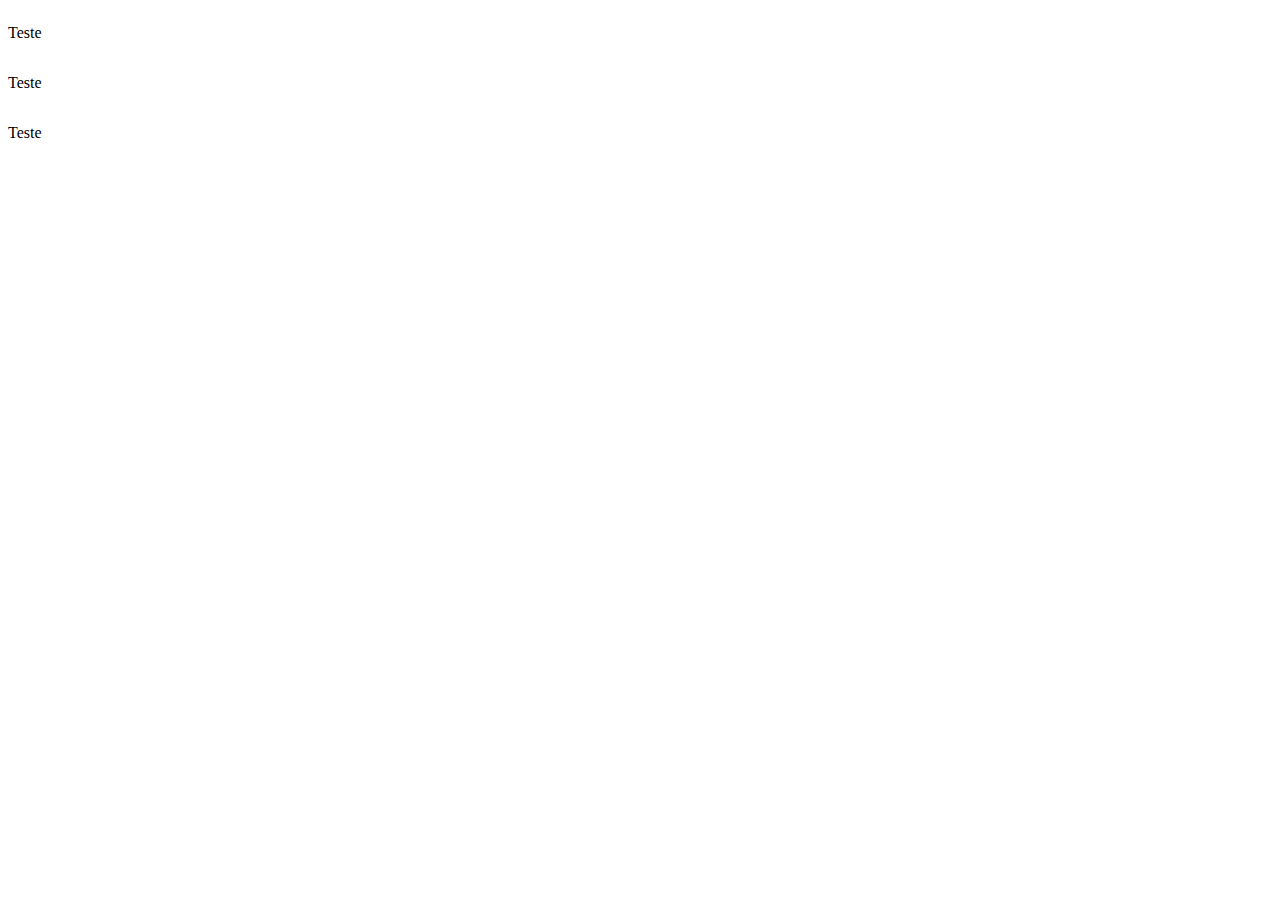
<file: Seletores-avançados-CSS/index.html>
<!DOCTYPE html>
<html lang="pt-br">

<head>
  <meta charset="UTF-8">
  <meta http-equiv="X-UA-Compatible" content="IE=edge">
  <meta name="viewport" content="width=device-width, initial-scale=1.0">
  <link rel="stylesheet" href="style.css">
  <title>So para relembrar</title>
</head>

<body>
  <main>
    <p>Teste</p>
    <p>Teste</p>
  </main>
  <p>Teste</p>
</body>

</html>
</file>
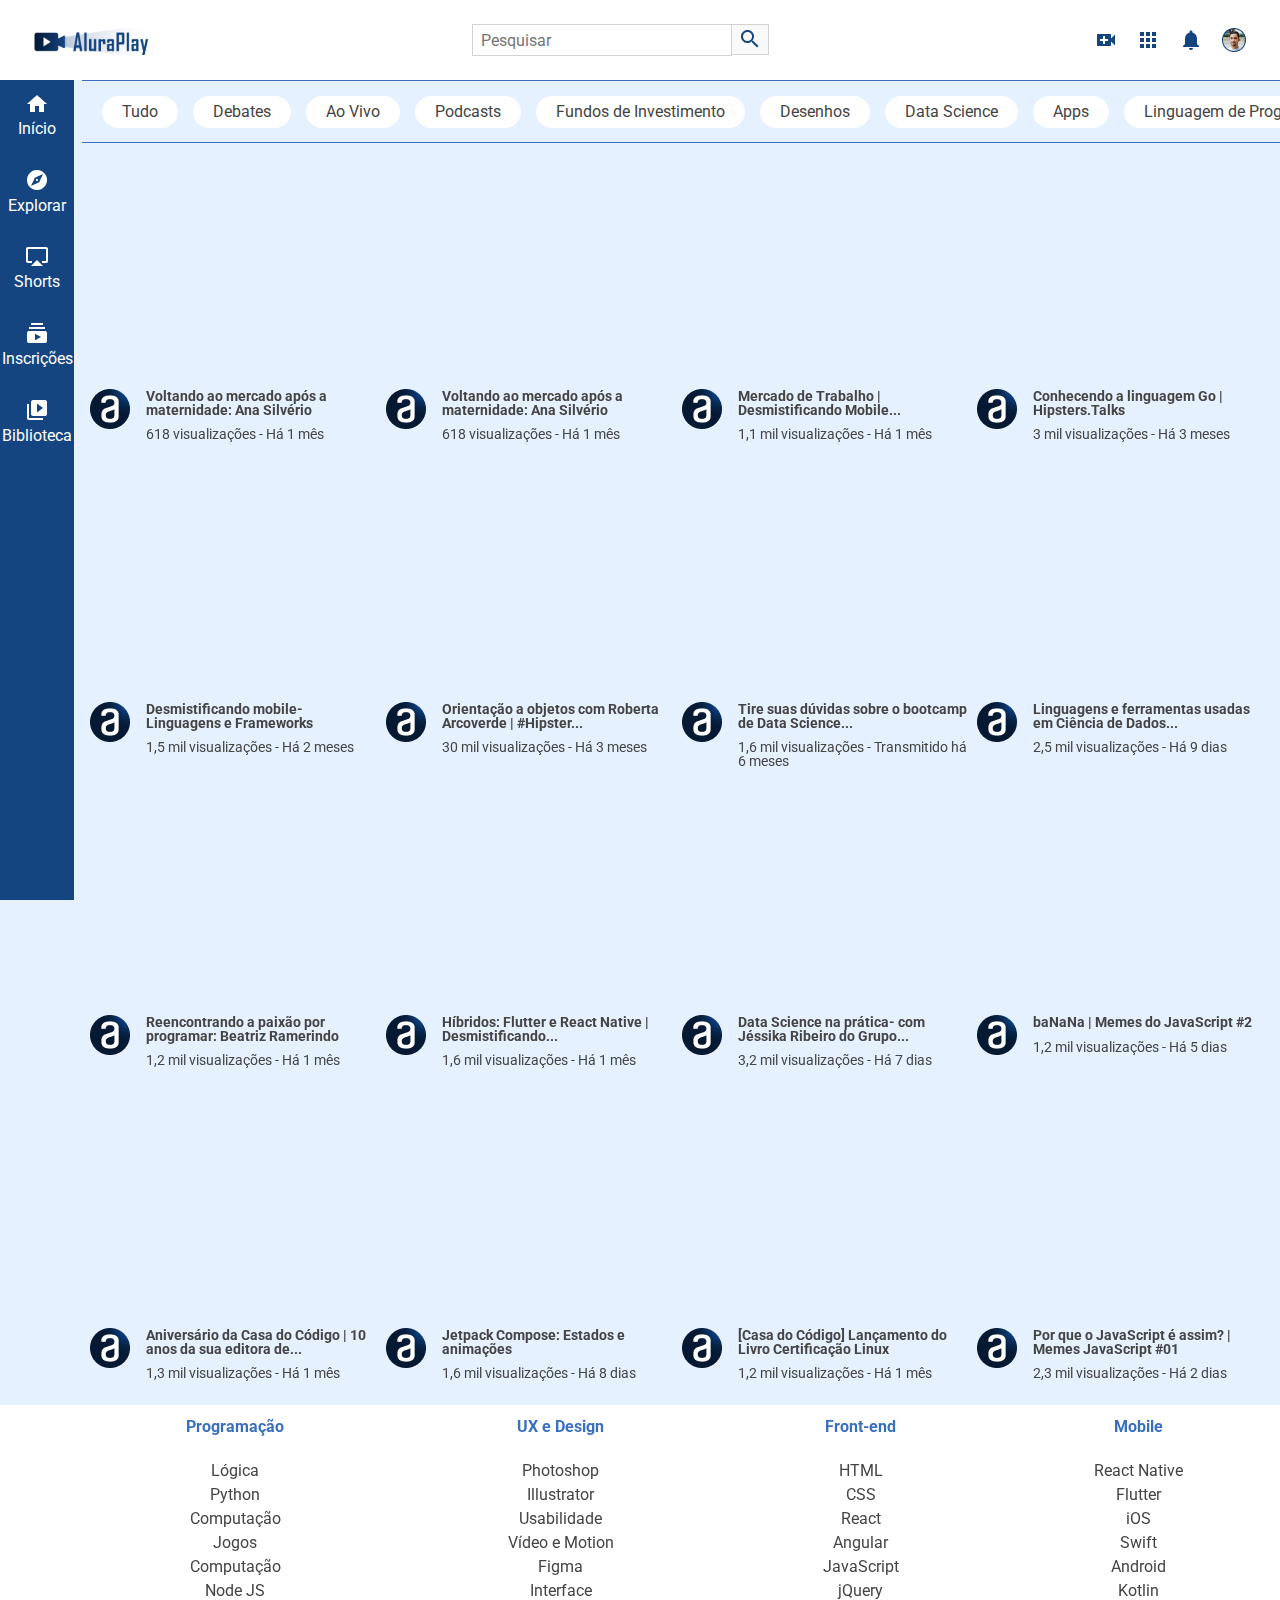
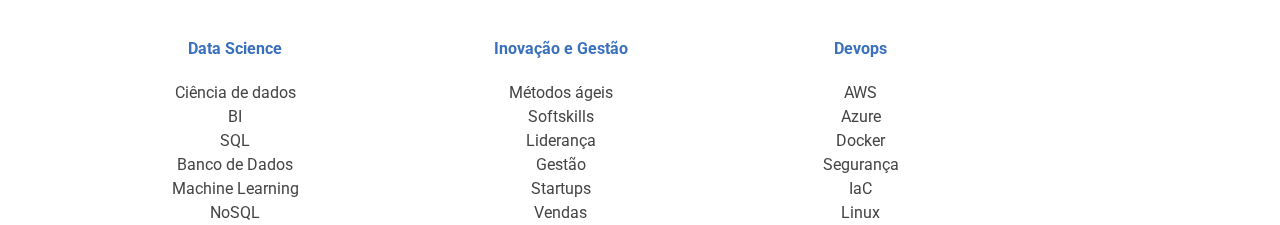
<file: Curso-Flexbox-Alura/aluraplay-aula_4/index.html>
<!DOCTYPE html>
<html lang="pt-br">

<head>
    <meta charset="UTF-8">
    <meta http-equiv="X-UA-Compatible" content="IE=edge">
    <meta name="viewport" content="width=device-width, initial-scale=1.0">
    <link href="https://fonts.googleapis.com/css2?family=Roboto:wght@400;700&display=swap" rel="stylesheet">
    <link rel="stylesheet" href="./css/reset.css">
    <link rel="stylesheet" href="./css/estilos.css">
    <link rel="stylesheet" href="./css/flexbox.css">
    <title>AluraPlay</title>
    <link rel="shortcut icon" href="./img/favicon.ico" type="image/x-icon">
</head>

<body>

    <!-- Cabecalho -->
    <header>

        <nav class="cabecalho__container">

            <h1 class="logo__item" href="#"></h1>

            <div class="cabecalho__pesquisar__item">
                <form action="">
                    <input type="search" placeholder="Pesquisar" id="pesquisar" class="pesquisar__input">
                    <label for="pesquisar" class="pesquisar__label"></label>
                </form>
                <a href="#" class="cabecalho__audio"></a>
            </div>

            <div class="cabecalho__icones__item">
                <a href="#" class="cabecalho__videos"></a>
                <a href="#" class="cabecalho__apps"></a>
                <a href="#" class="cabecalho__notificacoes"></a>
                <a href="#" class="cabecalho__avatar"></a>
            </div>

        </nav>

    </header>

    <!-- Menu lateral -->

    <aside class="menu__container">
        <ul class="menu__lista">
            <li>
                <a class="menu__itens" href="#">
                    <i class="icone__inicio icone-item"></i>
                    <span>Início</span></a>
            </li>

            <li>
                <a class="menu__itens" href="#">
                    <i class="icone__explorar icone-item"></i>
                    <span>Explorar</span></a>
            </li>

            <li>
                <a class="menu__itens" href="#">
                    <i class="icone__shorts icone-item"></i>
                    <span>Shorts</span></a>
            </li>

            <li>
                <a class="menu__itens" href="#">
                    <i class="icone__inscricoes icone-item"></i>
                    <span>Inscrições</span></a>
            </li>

            <li>
                <a class="menu__itens" href="#">
                    <i class="icone__biblioteca icone-item"></i>
                    <span>Biblioteca</span></a>
            </li>
        </ul>

        <ul class="menu__lista">
            <li>
                <a class="menu__itens" href="#">
                    <i class="icone__historico icone-item"></i>
                    <span>Histórico</span></a>
            </li>

            <li>
                <a class="menu__itens" href="#">
                    <i class="icone__relogio icone-item"></i>
                    <span>Assistir mais tarde</span></a>
            </li>

            <li>
                <a class="menu__itens" href="#">
                    <i class="icone__like icone-item"></i>
                    <span>Marcados com like</span></a>
            </li>
        </ul>

        <ul class="menu__lista">
            <li>
                <a class="menu__itens" href="#">
                    <i class="icone__mostrar icone-item"></i>
                    <span>Mostrar mais 2</span></a>
            </li>

            <li>
                <a class="menu__itens" href="#">
                    <i class="icone__deschamps icone-item"></i>
                    <span>Felipe Deschamps</span></a>
            </li>

            <li>
                <a class="menu__itens" href="#">
                    <i class="icone__nerd icone-item"></i>
                    <span>Jovem Nerd</span></a>
            </li>

            <li>
                <a class="menu__itens" href="#">
                    <i class="icone__souto icone-item"></i>
                    <span>Mario Souto</span></a>
            </li>

            <li>
                <a class="menu__itens" href="#">
                    <i class="icone__iamarino icone-item"></i>
                    <span>Atila Iamarino</span></a>
            </li>

            <li>
                <a class="menu__itens" href="#">
                    <i class="icone__ballerini icone-item"></i>
                    <span>Rafaella Ballerini</span></a>
            </li>

            <li>
                <a class="menu__itens" href="#">
                    <i class="icone__gaveta icone-item"></i>
                    <span>Gaveta</span></a>
            </li>

            <li>
                <a class="menu__itens" href="#">
                    <i class="icone__alura icone-item"></i>
                    <span>Alura</span></a>
            </li>

            <li>
                <a class="menu__itens inscricoes" href="#">INSCRIÇÕES</a>
            </li>
        </ul>

        <ul class="menu__lista">
            <li class="jogos">
                <a class="menu__itens" href="#">
                    <i class="icone__jogos icone-item"></i>
                    <span>Jogos</span></a>
            </li>

            <li class="filmes">
                <a class="menu__itens" href="#">
                    <i class="icone__filmes icone-item"></i>
                    <span>Filmes</span></a>
            </li>
            <li class="premium">
                <a class="menu__itens" href="#">
                    <i class="icone__videos icone-item"></i>
                    <span>Vídeo Premium</span></a>
            </li>

            <li class="menu__itens maispagina">
                <a href="#">MAIS DA PÁGINA</a>
            </li>
        </ul>
    </aside>

    <!-- Seção superior -->

    <section class="superior__secao__container">
        <a class="superior__item" href="#">Tudo</a>
        <a class="superior__item" href="#">Debates</a>
        <a class="superior__item" href="#">Ao Vivo</a>
        <a class="superior__item" href="#">Podcasts</a>
        <a class="superior__item" href="#">Fundos de Investimento</a>
        <a class="superior__item" href="#">Desenhos</a>
        <a class="superior__item" href="#">Data Science</a>
        <a class="superior__item" href="#">Apps</a>
        <a class="superior__item" href="#">Linguagem de Programação</a>
        <a class="superior__item" href="#">Ciência da Computação</a>
        <a class="superior__item" href="#">Marketing</a>
    </section>

    <!-- Vídeos -->

    <ul class="videos__container">
        <li class="videos__item">
            <iframe width="100%" height="72%" src="https://www.youtube.com/embed/OrnUhR41MYI"
                title="Voltando ao mercado após a maternidade: Ana Silvério" frameborder="0"
                allow="accelerometer; autoplay; clipboard-write; encrypted-media; gyroscope; picture-in-picture"
                allowfullscreen></iframe>
            <div class="descricao-video">
                <img src="./img/videos/Ellipse 11.png" alt="Logo do canal Alura Cursos Online">
                <h3>Voltando ao mercado após a maternidade: Ana Silvério</h3>
                <p>618 visualizações - Há 1 mês</p>
            </div>
        </li>
        <li class="videos__item">
            <iframe width="100%" height="72%" src="https://www.youtube.com/embed/OrnUhR41MYI"
                title="Voltando ao mercado após a maternidade: Ana Silvério" frameborder="0"
                allow="accelerometer; autoplay; clipboard-write; encrypted-media; gyroscope; picture-in-picture"
                allowfullscreen></iframe>
            <div class="descricao-video">
                <img src="./img/videos/Ellipse 11.png" alt="Logo do canal Alura Cursos Online">
                <h3>Voltando ao mercado após a maternidade: Ana Silvério</h3>
                <p>618 visualizações - Há 1 mês</p>
            </div>
        </li>
        <li class="videos__item">
            <iframe width="100%" height="72%" src="https://www.youtube.com/embed/YhnNOTde2I0"
                title="Mercado de Trabalho | Desmistificando Mobile - Episódio 5" frameborder="0"
                allow="accelerometer; autoplay; clipboard-write; encrypted-media; gyroscope; picture-in-picture"
                allowfullscreen></iframe>
            <div class="descricao-video">
                <img src="./img/videos/Ellipse 11.png" alt="Logo do canal Alura Cursos Online">
                <h3>Mercado de Trabalho | Desmistificando Mobile...</h3>
                <p>1,1 mil visualizações - Há 1 mês</p>
            </div>
        </li>
        <li class="videos__item">
            <iframe width="100%" height="72%" src="https://www.youtube.com/embed/y8FeZMv37WU"
                title="Conhecendo a linguagem Go | Hipsters.Talks" frameborder="0"
                allow="accelerometer; autoplay; clipboard-write; encrypted-media; gyroscope; picture-in-picture"
                allowfullscreen></iframe>
            <div class="descricao-video">
                <img src="./img/videos/Ellipse 11.png" alt="Logo do canal Alura Cursos Online">
                <h3>Conhecendo a linguagem Go | Hipsters.Talks</h3>
                <p>3 mil visualizações - Há 3 meses</p>
            </div>
        </li>
        <li class="videos__item">
            <iframe width="100%" height="72%" src="https://www.youtube.com/embed/fmu1LQvZhms"
                title="Desmistificando mobile- Linguagens e Frameworks - Episódio 2" frameborder="0"
                allow="accelerometer; autoplay; clipboard-write; encrypted-media; gyroscope; picture-in-picture"
                allowfullscreen></iframe>
            <div class="descricao-video">
                <img src="./img/videos/Ellipse 11.png" alt="Logo do canal Alura Cursos Online">
                <h3>Desmistificando mobile- Linguagens e Frameworks</h3>
                <p>1,5 mil visualizações - Há 2 meses</p>
            </div>
        </li>
        <li class="videos__item">
            <iframe width="100%" height="72%" src="https://www.youtube.com/embed/jpuJ1qrluoU"
                title="Orientação a objetos com Roberta Arcoverde | #HipstersPontoTube" frameborder="0"
                allow="accelerometer; autoplay; clipboard-write; encrypted-media; gyroscope; picture-in-picture"
                allowfullscreen></iframe>
            <div class="descricao-video">
                <img src="./img/videos/Ellipse 11.png" alt="Logo do canal Alura Cursos Online">
                <h3>Orientação a objetos com Roberta Arcoverde | #Hipster...</h3>
                <p>30 mil visualizações - Há 3 meses</p>
            </div>
        </li>
        <li class="videos__item">
            <iframe width="100%" height="72%" src="https://www.youtube.com/embed/2HhPcadvjqU"
                title="Tire suas dúvidas sobre o bootcamp de Data Science." frameborder="0"
                allow="accelerometer; autoplay; clipboard-write; encrypted-media; gyroscope; picture-in-picture"
                allowfullscreen></iframe>
            <div class="descricao-video">
                <img src="./img/videos/Ellipse 11.png" alt="Logo do canal Alura Cursos Online">
                <h3>Tire suas dúvidas sobre o bootcamp de Data Science...</h3>
                <p>1,6 mil visualizações - Transmitido há 6 meses</p>
            </div>
        </li>
        <li class="videos__item">
            <iframe width="100%" height="72%" src="https://www.youtube.com/embed/h83e1aAM5xQ" title="
                4:06
                TOCANDO AGORA
                Linguagens e ferramentas usadas em Ciência de Dados | Universo Data Science - Episódio 3"
                frameborder="0"
                allow="accelerometer; autoplay; clipboard-write; encrypted-media; gyroscope; picture-in-picture"
                allowfullscreen></iframe>
            <div class="descricao-video">
                <img src="./img/videos/Ellipse 11.png" alt="Logo do canal Alura Cursos Online">
                <h3>Linguagens e ferramentas usadas em Ciência de Dados...</h3>
                <p>2,5 mil visualizações - Há 9 dias</p>
            </div>
        </li>
        <li class="videos__item">
            <iframe width="100%" height="72%" src="https://www.youtube.com/embed/CnB3eLTrkn4"
                title="Reencontrando a paixão por programar: Beatriz Ramerindo" frameborder="0"
                allow="accelerometer; autoplay; clipboard-write; encrypted-media; gyroscope; picture-in-picture"
                allowfullscreen></iframe>
            <div class="descricao-video">
                <img src="./img/videos/Ellipse 11.png" alt="Logo do canal Alura Cursos Online">
                <h3>Reencontrando a paixão por programar: Beatriz Ramerindo</h3>
                <p>1,2 mil visualizações - Há 1 mês</p>
            </div>
        </li>
        <li class="videos__item">
            <iframe width="100%" height="72%" src="https://www.youtube.com/embed/vf9P_PycgRw"
                title="Híbridos: Flutter e React Native | Desmistificando Mobile - Episódio 4" frameborder="0"
                allow="accelerometer; autoplay; clipboard-write; encrypted-media; gyroscope; picture-in-picture"
                allowfullscreen></iframe>
            <div class="descricao-video">
                <img src="./img/videos/Ellipse 11.png" alt="Logo do canal Alura Cursos Online">
                <h3>Híbridos: Flutter e React Native | Desmistificando...</h3>
                <p>1,6 mil visualizações - Há 1 mês</p>
            </div>
        </li>
        <li class="videos__item">
            <iframe width="100%" height="72%" src="https://www.youtube.com/embed/Nts3P35mHzE"
                title="Data Science na prática- com Jéssika Ribeiro do Grupo Boticário | Universo Data Science - Episódio 4"
                frameborder="0"
                allow="accelerometer; autoplay; clipboard-write; encrypted-media; gyroscope; picture-in-picture"
                allowfullscreen></iframe>
            <div class="descricao-video">
                <img src="./img/videos/Ellipse 11.png" alt="Logo do canal Alura Cursos Online">
                <h3>Data Science na prática- com Jéssika Ribeiro do Grupo...</h3>
                <p>3,2 mil visualizações - Há 7 dias</p>
            </div>
        </li>
        <li class="videos__item">
            <iframe width="100%" height="72%" src="https://www.youtube.com/embed/HBVCsBtsmzA"
                title="baNaNa | Memes do JavaScript - Episódio 2" frameborder="0"
                allow="accelerometer; autoplay; clipboard-write; encrypted-media; gyroscope; picture-in-picture"
                allowfullscreen></iframe>
            <div class="descricao-video">
                <img src="./img/videos/Ellipse 11.png" alt="Logo do canal Alura Cursos Online">
                <h3>baNaNa | Memes do JavaScript #2</h3>
                <p>1,2 mil visualizações - Há 5 dias</p>
            </div>
        </li>
        <li class="videos__item">
            <iframe width="100%" height="72%" src="https://www.youtube.com/embed/SyEdlBSw11k"
                title="Aniversário da Casa do Código | 10 anos da sua editora de Tecnologia" frameborder="0"
                allow="accelerometer; autoplay; clipboard-write; encrypted-media; gyroscope; picture-in-picture"
                allowfullscreen></iframe>
            <div class="descricao-video">
                <img src="./img/videos/Ellipse 11.png" alt="Logo do canal Alura Cursos Online">
                <h3>Aniversário da Casa do Código | 10 anos da sua editora de...</h3>
                <p>1,3 mil visualizações - Há 1 mês</p>
            </div>
        </li>
        <li class="videos__item">
            <iframe width="100%" height="72%" src="https://www.youtube.com/embed/FKYBCl_I9zU"
                title="Jetpack Compose: Estados e animações | #AluraMais" frameborder="0"
                allow="accelerometer; autoplay; clipboard-write; encrypted-media; gyroscope; picture-in-picture"
                allowfullscreen></iframe>
            <div class="descricao-video">
                <img src="./img/videos/Ellipse 11.png" alt="Logo do canal Alura Cursos Online">
                <h3>Jetpack Compose: Estados e animações</h3>
                <p>1,6 mil visualizações - Há 8 dias</p>
            </div>
        </li>
        <li class="videos__item">
            <iframe width="100%" height="72%" src="https://www.youtube.com/embed/68EGCA67g_A"
                title="[Casa do Código] Lançamento do Livro Certificação Linux" frameborder="0"
                allow="accelerometer; autoplay; clipboard-write; encrypted-media; gyroscope; picture-in-picture"
                allowfullscreen></iframe>
            <div class="descricao-video">
                <img src="./img/videos/Ellipse 11.png" alt="Logo do canal Alura Cursos Online">
                <h3>[Casa do Código] Lançamento do Livro Certificação Linux</h3>
                <p>1,2 mil visualizações - Há 1 mês</p>
            </div>
        </li>
        <li class="videos__item">
            <iframe width="100%" height="72%" src="https://www.youtube.com/embed/VHxoyduIt18"
                title="Por que o JavaScript é assim? | Memes do JavaScript - Episódio 1" frameborder="0"
                allow="accelerometer; autoplay; clipboard-write; encrypted-media; gyroscope; picture-in-picture"
                allowfullscreen></iframe>
            <div class="descricao-video">
                <img src="./img/videos/Ellipse 11.png" alt="Logo do canal Alura Cursos Online">
                <h3>Por que o JavaScript é assim? | Memes JavaScript #01</h3>
                <p>2,3 mil visualizações - Há 2 dias</p>
            </div>
        </li>
    </ul>

    <!-- <Seção rodapé> -->
    <footer class="rodape__container">
        <section>
            <h2 class="rodape__titulo">Programação</h2>
            <p class="rodape__texto">Lógica</p>
            <p>Python</p>
            <p>Computação</p>
            <p>Jogos</p>
            <p>Computação</p>
            <p>Node JS</p>
        </section>

        <section>
            <h2 class="rodape__titulo">Data Science</h2>
            <p class="rodape__texto">Ciência de dados</p>
            <p>BI</p>
            <p>SQL</p>
            <p>Banco de Dados</p>
            <p>Machine Learning</p>
            <p>NoSQL</p>
        </section>

        <section>
            <h2 class="rodape__titulo">UX e Design</h2>
            <p class="rodape__texto">Photoshop</p>
            <p>Illustrator</p>
            <p>Usabilidade</p>
            <p>Vídeo e Motion</p>
            <p>Figma</p>
            <p>Interface</p>
        </section>

        <section>
            <h2 class="rodape__titulo">Inovação e Gestão</h2>
            <p class="rodape__texto">Métodos ágeis</p>
            <p>Softskills</p>
            <p>Liderança</p>
            <p>Gestão</p>
            <p>Startups</p>
            <p>Vendas</p>
        </section>

        <section>
            <h2 class="rodape__titulo">Front-end</h2>
            <p class="rodape__texto">HTML</p>
            <p>CSS</p>
            <p>React</p>
            <p>Angular</p>
            <p>JavaScript</p>
            <p>jQuery</p>
        </section>

        <section>
            <h2 class="rodape__titulo">Devops</h2>
            <p class="rodape__texto">AWS</p>
            <p>Azure</p>
            <p>Docker</p>
            <p>Segurança</p>
            <p>IaC</p>
            <p>Linux</p>
        </section>

        <section>
            <h2 class="rodape__titulo">Mobile</h2>
            <p class="rodape__texto">React Native</p>
            <p>Flutter</p>
            <p>iOS</p>
            <p>Swift</p>
            <p>Android</p>
            <p>Kotlin</p>
        </section>
    </footer>

</body>

</html>
</file>
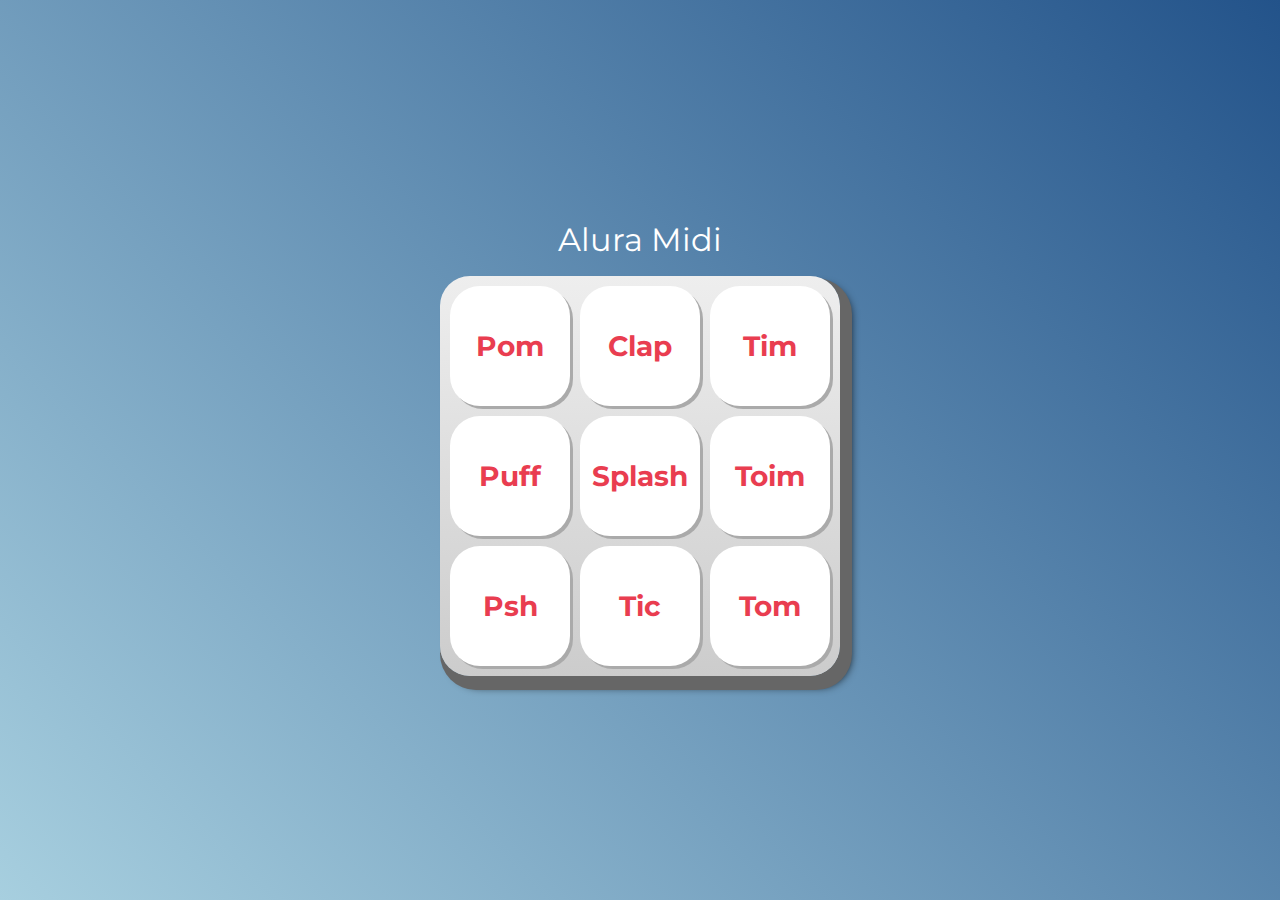
<file: Curso-JavaScript-1/Curso-Javascript01/index.html>
<!DOCTYPE html>
<html lang="pt-BR">

<head>
    <meta charset="UTF-8">
    <meta http-equiv="X-UA-Compatible" content="IE=edge">
    <meta name="viewport" content="width=device-width, initial-scale=1.0">

    <title>Alura MIDI</title>

    <link rel="preconnect" href="https://fonts.googleapis.com">
    <link rel="preconnect" href="https://fonts.gstatic.com" crossorigin>
    <link href="https://fonts.googleapis.com/css2?family=Montserrat:wght@500;600&display=swap" rel="stylesheet">

    <link rel="icon" type="image/png" href="images/bateria.png">
    <link rel="stylesheet" href="css/reset.css">
    <link rel="stylesheet" href="css/estilos.css">


</head>

<body>

    <h1>Alura Midi</h1>

    <section class="teclado">
        <button class="tecla tecla_pom">Pom</button>
        <button class="tecla tecla_clap">Clap</button>
        <button class="tecla tecla_tim">Tim</button>

        <button class="tecla tecla_puff">Puff</button>
        <button class="tecla tecla_splash">Splash</button>
        <button class="tecla tecla_toim">Toim</button>

        <button class="tecla tecla_psh">Psh</button>
        <button class="tecla tecla_tic">Tic</button>
        <button class="tecla tecla_tom">Tom</button>
    </section>

    <audio src="sounds/keyq.wav" id="som_tecla_pom"></audio>
    <audio src="sounds/keyw.wav" id="som_tecla_clap"></audio>
    <audio src="sounds/keye.wav" id="som_tecla_tim"></audio>
    <audio src="sounds/keya.wav" id="som_tecla_puff"></audio>
    <audio src="sounds/keys.wav" id="som_tecla_splash"></audio>
    <audio src="sounds/keyd.wav" id="som_tecla_toim"></audio>
    <audio src="sounds/keyz.wav" id="som_tecla_psh"></audio>
    <audio src="sounds/keyx.wav" id="som_tecla_tic"></audio>
    <audio src="sounds/keyc.wav" id="som_tecla_tom"></audio>

    <script src="main.js"></script>
</body>

</html>
</file>
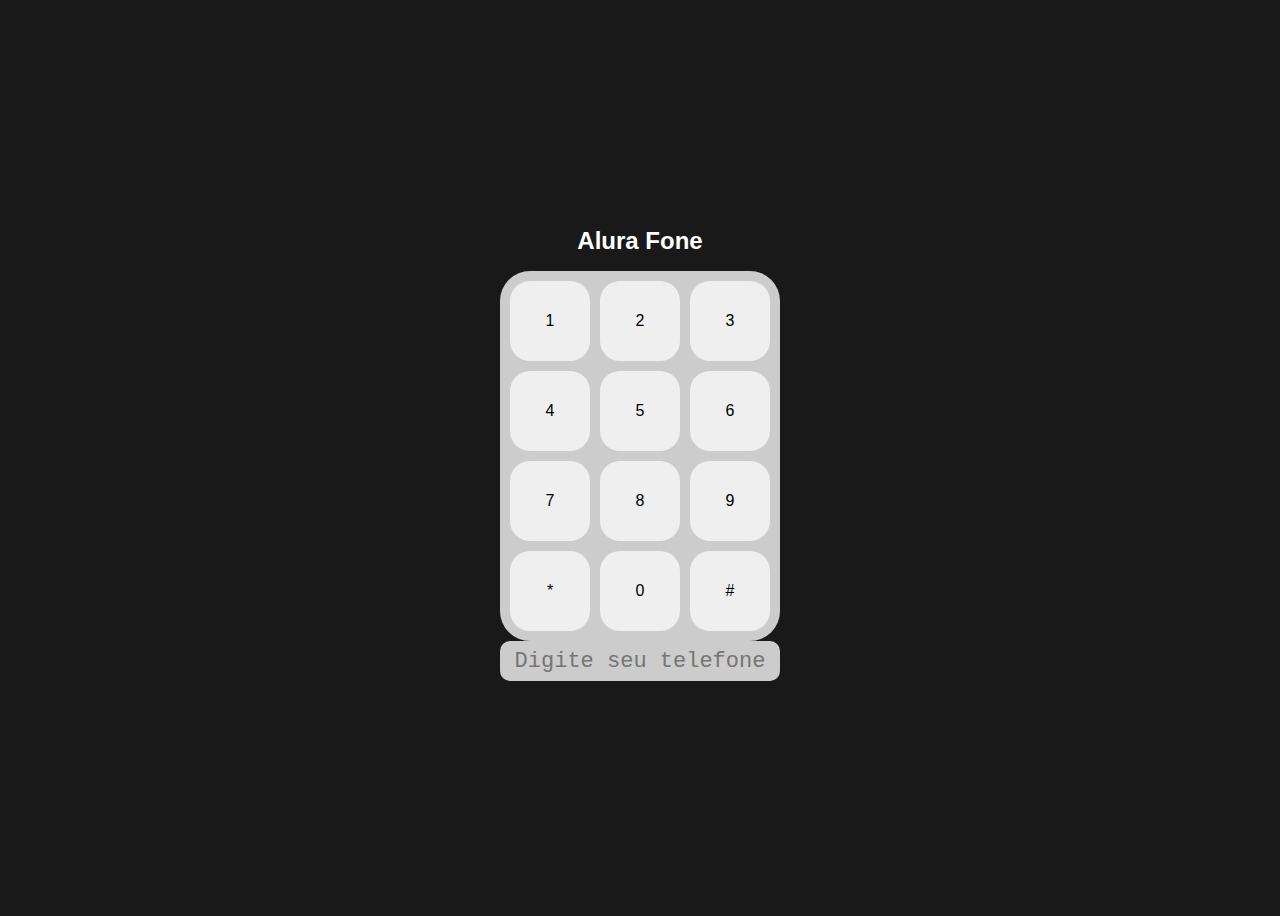
<file: desafio-js-alura/desafio.html>
<!DOCTYPE html>
<html lang="pt-br">

<head>
  <meta charset="UTF-8">
  <meta http-equiv="X-UA-Compatible" content="IE=edge">
  <meta name="viewport" content="width=device-width, initial-scale=1.0">
  <link rel="stylesheet" href="desafio-estilo.css">

  <script src="main.js"></script>
  <title>Desafio Alura JS curso 1</title>
</head>

<body>
  <h1> Alura Fone </h1>
  <section class="teclado">
    <input type="button" value="1">
    <input type="button" value="2">
    <input type="button" value="3">
    <input type="button" value="4">
    <input type="button" value="5">
    <input type="button" value="6">
    <input type="button" value="7">
    <input type="button" value="8">
    <input type="button" value="9">
    <input type="button" value="*">
    <input type="button" value="0">
    <input type="button" value="#">
  </section>
  <input type="tel" placeholder="Digite seu telefone">
</body>

</html>
</file>
<file: Curso-Flexbox-Alura/aluraplay-aula_4/css/estilos.css>
*,
*::before,
*::after {
    --azul-escuro: #154580;
    --azul-medio: #3970BE;
    --azul-claro: #E5F1FF;
    --cinza-texto: #444444;
    --cinza-claro: #ECECEC;
    box-sizing: border-box;
}

body {
    font-family: Roboto, Arial, Helvetica, sans-serif;
    background-color: var(--azul-claro);
    position: relative;
    width: 100%;
    height: 100vh;
    overflow: auto;
    font-size: 14px;
    color: white;
    box-sizing: border-box;
    text-align: center;
}

/* CABEÇALHO */

.cabecalho__container {
    background-color: white;
    height: 80px;
    width: 100%;
    padding: 0 25px;
}

.logo__item {
    background-image: url(../img/cabecalho/Logo.png);
    background-repeat: no-repeat;
    padding: 15px 65px;
    cursor: pointer;
}

.pesquisar__input {
    width: 260px;
    height: 32px;
    border: 1px solid rgb(211, 211, 211);
    font-size: 16px;
    padding: 3px 8px;
    border: 1px solid rgb(211, 211, 211);
}

.pesquisar__label {
    background-image: url(../img/cabecalho/search.png);
    background-repeat: no-repeat;
    background-position: center;
    border: 1px solid rgb(211, 211, 211);
    background-color: #F9F9F9;
    border-left: none;
    padding: 8px 18px 5px;
    cursor: pointer;
}

.cabecalho__audio {
    background-image: url(../img/cabecalho/mic.png);
    padding: 20px;
    display: none;
}

.cabecalho__videos {
    background-image: url(../img/cabecalho/video_call.png);
    background-repeat: no-repeat;
    background-position: center;
    padding: 20px;
}

.cabecalho__apps {
    background-image: url(../img/cabecalho/apps.png);
    background-repeat: no-repeat;
    background-position: center;
    padding: 13px 30px 13px 13px;
}

.cabecalho__notificacoes {
    background-image: url(../img/cabecalho/notifications.png);
    background-repeat: no-repeat;
    background-position: center;
    padding: 13px 30px 13px 13px;
}

.cabecalho__avatar {
    background-image: url(../img/cabecalho/Avatar.png);
    background-repeat: no-repeat;
    background-position: center;
    padding: 13px 30px 13px 13px;
}

/* MENU LATERAL */

.menu__container {
    background-color: var(--azul-escuro);
    font-size: 14px;
}

.menu__itens:hover {
    background-color: var(--azul-medio);
    transition: .5s;
}

.icone__inicio::before {
    content: url(../img/menu/home.png);
}

.icone__explorar::before {
    content: url(../img/menu/explore.png);
}

.icone__shorts::before {
    content: url(../img/menu/shorts.png);
}

.icone__inscricoes::before {
    content: url(../img/menu/subscriptions.png);
}

.icone__biblioteca::before {
    content: url(../img/menu/video_library.png);
}

.icone__historico::before {
    content: url(../img/menu/history.png);
}

.icone__relogio::before {
    content: url(../img/menu/history_toggle_off.png);
}

.icone__like::before {
    content: url(../img/menu/thumb_up_alt.png);
}

.icone__alura::before {
    content: url(../img/menu/Avatar_Alura.png);
}

.icone__gaveta::before {
    content: url(../img/menu/Avatar_Gaveta.png);
}

.icone__ballerini::before {
    content: url(../img/menu/Avatar_Rafa.png);
}

.icone__iamarino::before {
    content: url(../img/menu/Avatar_Atila.png);
}

.icone__souto::before {
    content: url(../img/menu/Avatar_Souto.png);
}

.icone__nerd::before {
    content: url(../img/menu/Avatar_Jovem_Nerd.png);
}

.icone__deschamps::before {
    content: url(../img/menu/Avatar_Deschamps.png);
}

.icone__mostrar::before {
    content: url(../img/menu/keyboard_arrow_down.png);
}

.icone__videos::before {
    content: url(../img/menu/videos.png);
}

.icone__filmes::before {
    content: url(../img/menu/filmes.png);
}

.icone__jogos::before {
    content: url(../img/menu/jogos.png);
}

/* SECAO SUPERIOR */

.superior__secao__container {
    height: 63px;
    color: white;
    font-size: 16px;
    background-color: var(--azul-claro);
    padding: 0 20px;
    position: fixed;
    top: 80px;
    right: 0;
    left: 0;
}

.superior__item {
    color: var(--cinza-texto);
    font-size: 16px;
    background-color: white;
    border-radius: 20px;
    padding: 8px 20px;
    cursor: pointer;
}

.superior__item:hover {
    color: white;
    background-color: var(--azul-escuro);
    transition: .5s;
}

/* SEÇÃO VÍDEOS */

.videos__container {
    color: black;
    padding: 153px 20px 10px 20px;
}

.videos__item:hover {
    transform: scale(1.3);
    background-color: var(--azul-claro);
    z-index: 2;
    transition: .5s;
}

.descricao-video h3 {
    font-weight: 700;
    color: #444444;
}

.descricao-video p {
    font-size: 14px;
    color: #444444;
}

/* RODAPÉ */

.rodape__container {
    width: 100%;
    height: 875px;
    color: var(--cinza-texto);
    line-height: 1.5;
    font-size: 16px;
    background-color: white;
}

.rodape__titulo {
    color: var(--azul-medio);
    font-weight: bold;
    padding: 10px 0 20px 0;
}

@media(min-width: 834px) {

    body {
        height: 100vh;
    }

    /* ESTILOS DO MENU LATERAL */

    .menu__container {
        font-size: 16px;
    }

    .menu__lista {
        padding-top: 15px;
    }

    .menu__lista li {
        width: 100%;
    }

    /* ESTILOS DA SECAO SUPERIOR */

    .superior__secao__container {
        border-top: var(--azul-medio) 1px solid;
        border-bottom: var(--azul-medio) 1px solid;
        width: auto;
        left: 82px;
    }

    /*ESTILOS SEÇÃO VÍDEOS */

    .videos__container {
        padding-left: 90px;
        padding-right: 17px;
    }

    .videos__item:hover {
        transform: scale(1.1);
    }

    /* ESTILOS RODAPÉ */

    .rodape__container {
        height: 420px;
        padding-left: 74px;
    }

}

@media(min-width: 1440px) {

    /* SEÇÃO SUPERIOR */

    .superior__secao__container {
        left: 247px;
    }

    /* ESTILOS DO MENU LATERAL */

    .menu__lista {
        border-bottom: 1.5px solid var(--azul-medio);
    }

    /* ESTILOS VIDEOS */

    .videos__container {
        padding-right: 10px;
        padding-left: 248px;
    }

    /* ESTILOS RODAPÉ */

    .rodape__container {
        padding-left: 240px;
        height: 225px;
    }

}
</file>
<file: Curso-Flexbox-Alura/aluraplay-aula_4/css/flexbox.css>
/* CABEÇALHO */

.cabecalho__container {
    display: flex;
    justify-content: space-between;
    align-items: center;
    position: fixed;
    top: 0;
}

.cabecalho__pesquisar__item {
    display: none;
}

/* MENU */

.menu__container {
    position: fixed;
    bottom: 0%;
    height: 74px;
    width: 100%;
}

.menu__lista {
    display: flex;
    justify-content: space-around;
    height: 100%;
}

.menu__lista li {
    align-self: center;
}

.menu__itens {
    display: flex;
    flex-direction: column;
    gap: 5px;
}

.menu__lista:nth-child(2),
.menu__lista:nth-child(3),
.menu__lista:nth-child(4) {
    display: none;
}

/* SEÇÃO SUPERIOR */

.superior__secao__container {
    display: flex;
    align-items: center;
    white-space: nowrap;
    overflow: scroll;
    gap: 15px;
}

/* VIDEO */

.videos__container {
    display: flex;
    flex-wrap: wrap;
    gap: 10px;
}

.videos__item {
    height: 303px;
    width: 280px;
    flex-grow: 1;
}

/* DESCRIÇÃO VIDEOS */

.descricao-video {
    margin-top: 1rem;
    display: grid;
    text-align: start;
    column-gap: 1rem;
    row-gap: 10px;
    grid-template-columns: auto 1fr;
}

.descricao-video img {
    grid-area: 1 / 1 / 3 / 2;
}

.descricao-video h3 {
    grid-area: 1 / 2 / 2 / 3;
    font-weight: 700;
    color: #444444;
}

.descricao-video p {
    grid-area: 2 / 2 / 3 / 3;
    font-size: 14px;
    color: #444444;
}

/* RODAPÉ */

.rodape__container {
    display: flex;
    /* flex-direction: column;
    flex-wrap: wrap; */
    flex-flow: column wrap;
}

@media (min-width: 834px) {

    /* CABEÇALHO */

    .cabecalho__pesquisar__item {
        display: block;
    }

    /* MENU LATERAL ADICIONADO NA ATIVIDADE EXTRA */

    .menu__container {
        left: 0;
        height: auto;
        width: 74px;
        top: 80px;
    }

    .menu__lista {
        flex-direction: column;
        justify-content: flex-start;
        padding-top: 15px;
        gap: 33px;
    }

    /* RODAPÉ */

    .rodape__container {
        justify-content: space-between;
    }

}

    @media(min-width: 1440px) {

        /* MENU LATERAL */ 

        .menu__container {
            width: 239px;
            overflow: scroll;
        }

        .menu__lista:nth-child(2),
        .menu__lista:nth-child(3),
        .menu__lista:nth-child(4) {
            display: flex;
        }

        .menu__lista {
            height: auto;
            padding: 20px 17px 20px 15px;
            gap: 15px;
        }

        .menu__itens {
            flex-direction: row;
            gap: 15px;
            align-items: center;
        }

        .menu__lista:nth-child(3) {
            flex-direction: column-reverse;
        }

        .jogos {
            order: 3;
        }

        .filmes {
            order: 2;
        }

        .premium {
            order: 1;
        }

        .maispagina {
            order: 4;
        }

    }
</file>
<file: Curso-JavaScript-1/Curso-Javascript01/css/estilos.css>
:root {
  --cinza: #aaa;
  --vermelha: #e93d50;
  --vermelha-escura: #af303f;
  --branca: #fff;
  --luz: rgb(229, 255, 0);
}

body {
  align-items: center;
  background: linear-gradient(45deg, #a7cfdf 0%,#23538a 100%);
  display: flex;
  justify-content: center;
  flex-direction: column;
  font-family: 'Montserrat', sans-serif;
  min-height: 100vh;
}

h1 {
  color: var(--branca);
  margin-bottom: 20px;
  font-size: 2rem;
}

.teclado {
  background: linear-gradient(to bottom, #eeeeee 0%,#cccccc 100%);
  box-shadow: 6px 8px 0 6px #666, 10px 10px 10px #000;
  border-radius: 30px;
  display: grid;
  gap: 10px;
  grid-template-columns: repeat(3, 1fr);
  padding: 10px;
}

.tecla {
  background-color: var(--branca);
  border-radius: 30px;
  box-shadow: 3px 3px 0 var(--cinza);
  color: var(--vermelha);
  cursor: pointer;
  height: 120px;
  font-size: 1.75em;
  font-weight: bold;
  line-height: 120px;
  text-align: center;
  width: 120px;
}

.tecla.ativa,
.tecla:active {
  background-color: var(--vermelha);
  border: 4px solid  var(--vermelha);
  box-shadow: 3px 3px 0 var(--vermelha-escura) inset;
  color: var(--branca);
  outline: none;
}

.tecla.focus,
.tecla:focus {
  outline: none;
  box-shadow: 1px 1px 10px var(--luz);
}

.tecla.active:focus,
.tecla:active:focus {
  box-shadow: 3px 3px 0 var(--vermelha-escura) inset, 1px 1px 10px var(--luz);
}
</file>
<file: desafio-js-alura/desafio-estilo.css>
* {
  box-sizing: border-box;
}

body {
  display: flex;
  justify-content: center;
  align-items: center;
  flex-direction: column;
  background-color: #191919;
  min-height: 100vh;
}

input {
  border: none;
  color: inherit;
  font-size: inherit;
  font-weight: inherit;
  font-family: inherit;
}

h1 {
  font-family: 'Montserrat', sans-serif;
  font-size: 24px;
  color: #fff;
}

.teclado {
  display: grid;
  grid-template-columns: repeat(3, 1fr);
  gap: 10px; 
  background-color: #cccccc;
  border-radius: 30px;
  padding: 10px;
}

input[type=button] {
  border-radius: 20px;
  cursor: pointer;
  font-family: 'Montserrat', sans-serif;
  height: 80px;
  width: 80px;
}

input[type=tel] {
  background-color: #cccccc;
  border-radius: 10px;
  font-family: monospace;
  font-size: 22px;
  height: 40px;
  margin-bottom: 24px;
  padding: 10px;
  text-align: center;
  width: 280px;
}
</file>
<file: Seletores-avançados-CSS/style.css>
main>p {
  display: inline-block;
  width: 50%;
}

/* Exemplo de resolução, para o site se ajustar aos dispositivos móveis */
@media screen and (max-width: 480px) {
  main>p {
    display: inline-flex;
    width: auto;
    text-align: center;
  }

  main {
    text-align: center;
  }

  p {
    font-size: 2em;
    text-align: center;
  }
}

@media screen and (max-width: 912px) {
  p {
    font-size: 4em;
    text-align: center;
  }

  main {
    text-align: center;
  }

  main > p {
    display: inline-block;
    width: auto;
  }
}
</file>
